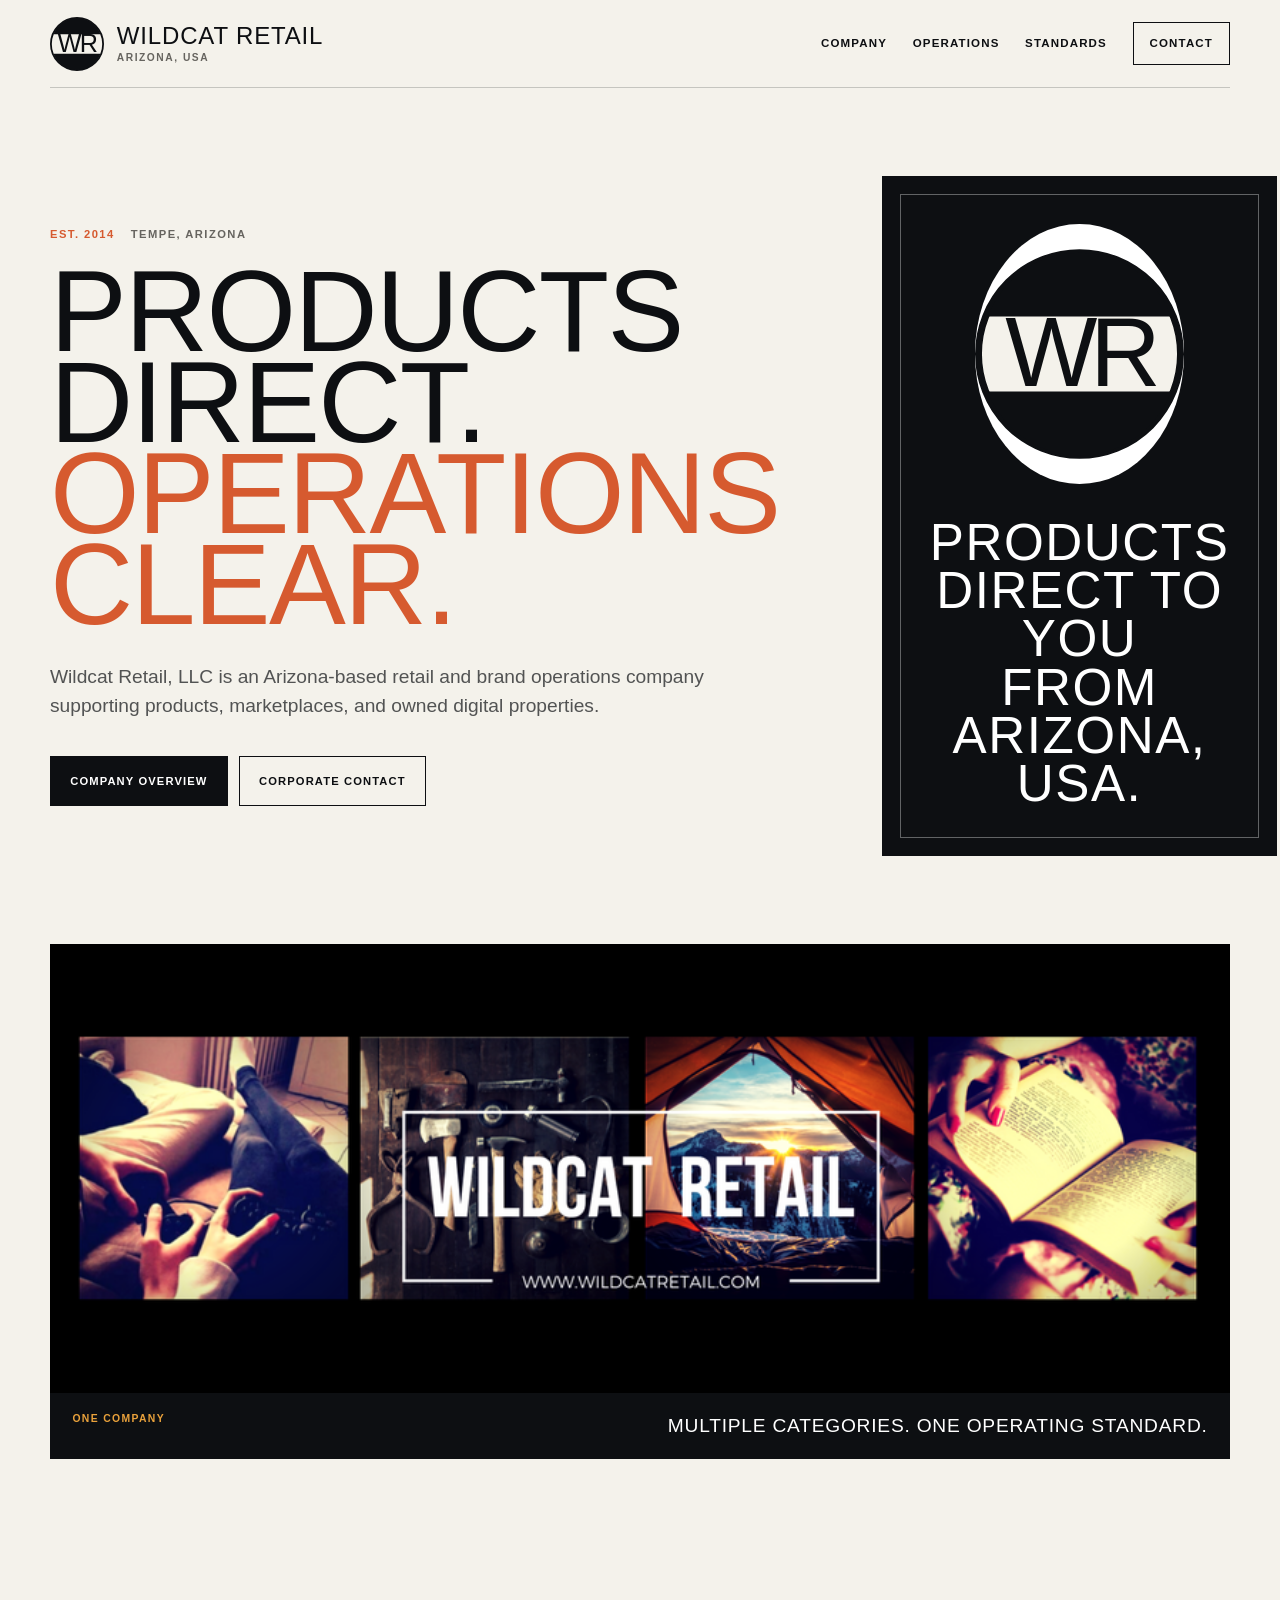
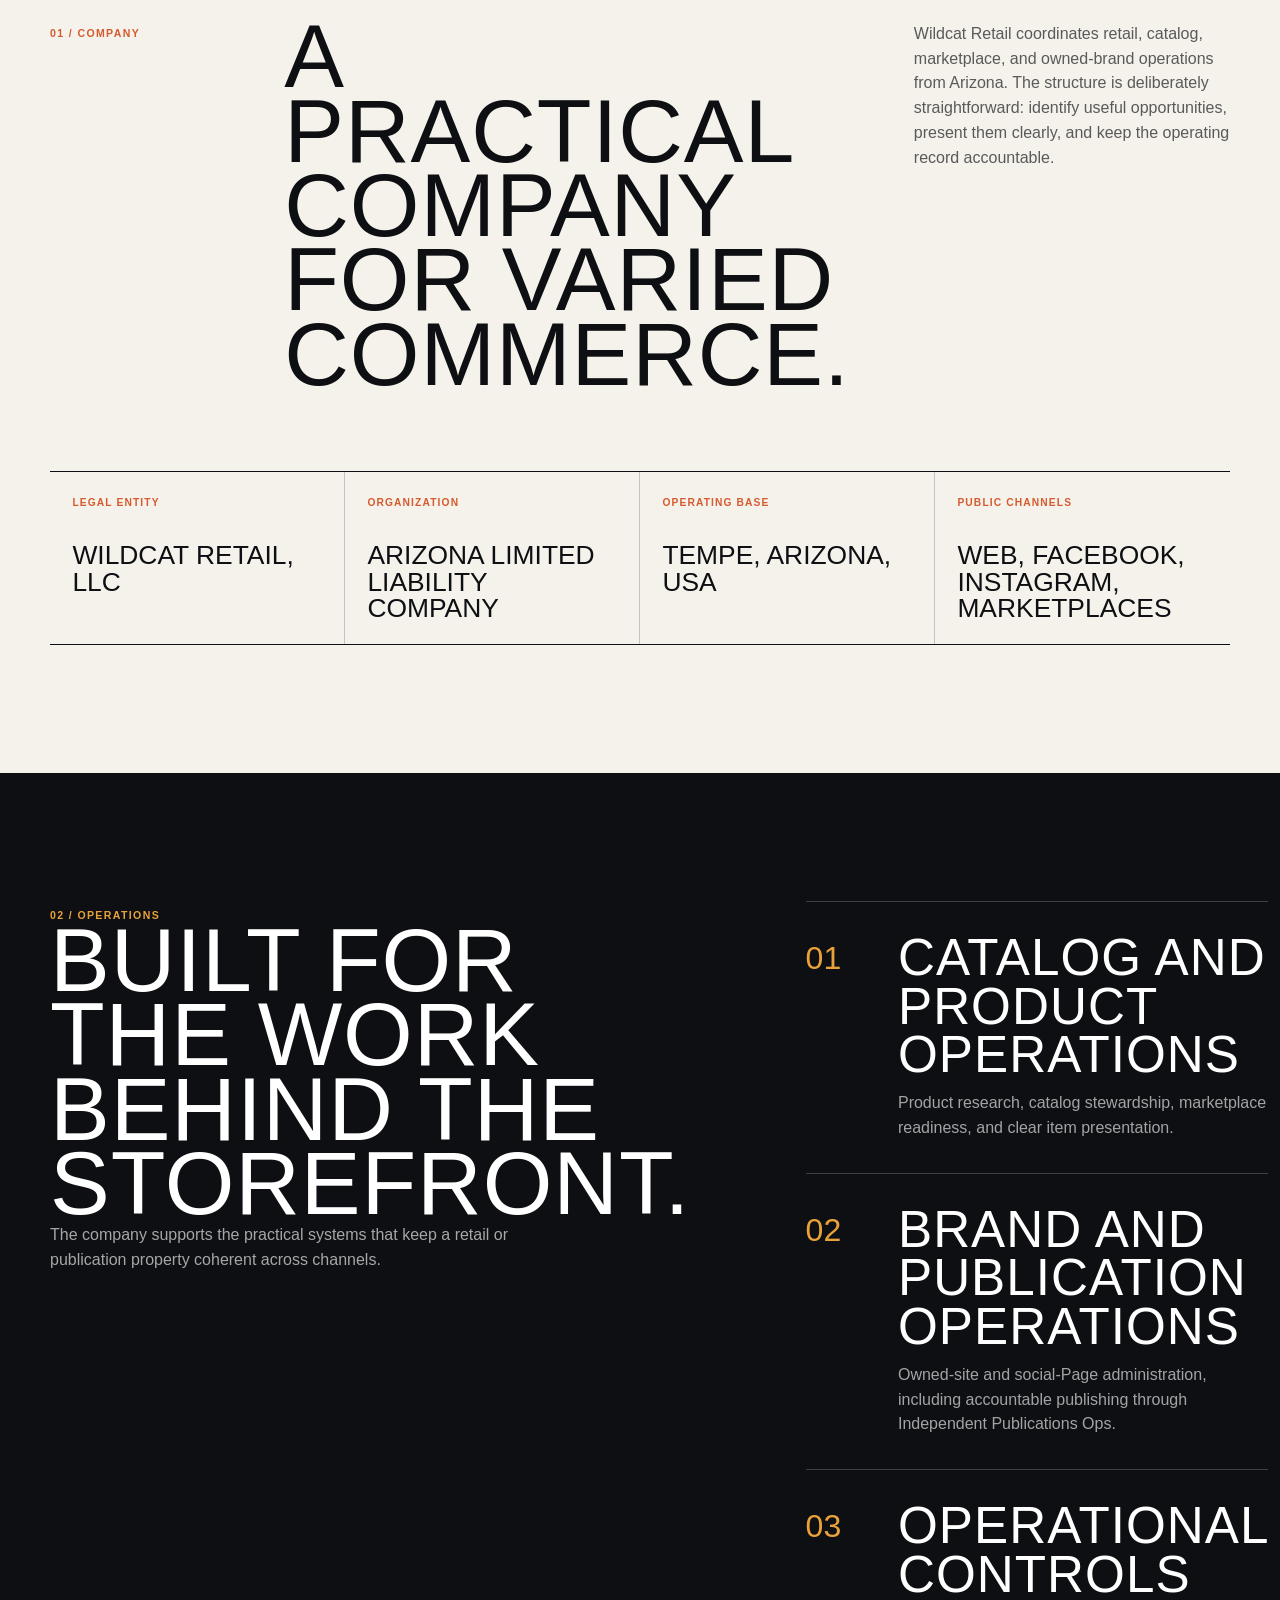
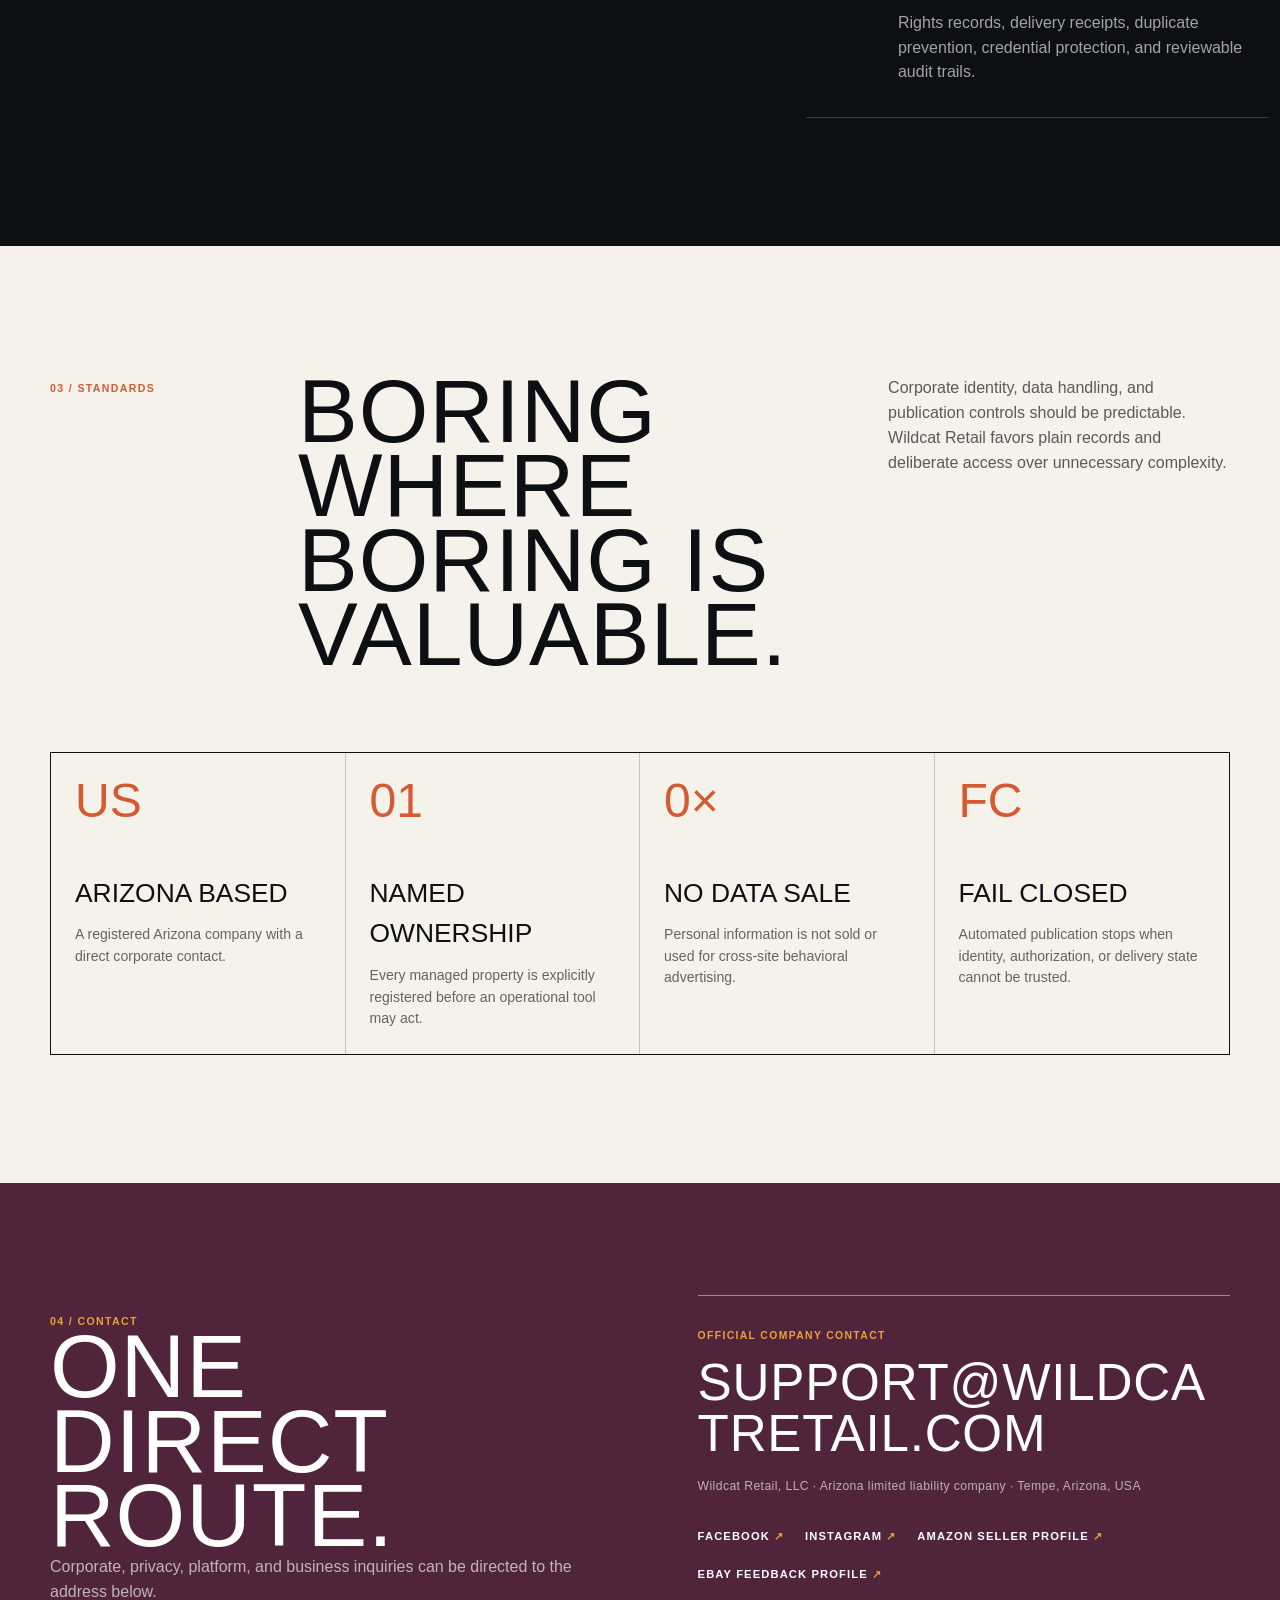
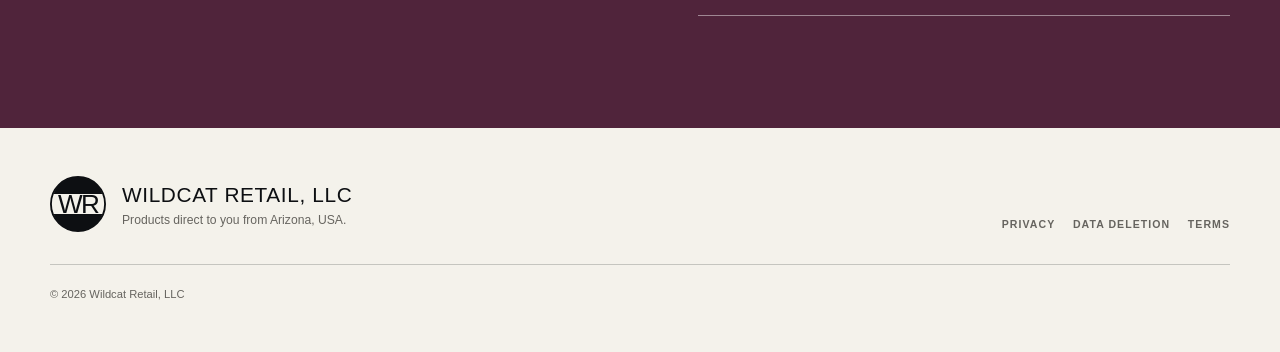
<file: index.html>
<!doctype html>
<html lang="en">
<head>
  <meta charset="utf-8">
  <meta name="viewport" content="width=device-width, initial-scale=1">
  <meta name="description" content="Wildcat Retail, LLC is an Arizona-based retail and brand operations company.">
  <meta name="theme-color" content="#0d0f12">
  <meta property="og:title" content="Wildcat Retail, LLC">
  <meta property="og:description" content="Products direct to you from Arizona, USA.">
  <meta property="og:type" content="website">
  <meta property="og:url" content="https://wildcatretail.com/">
  <meta property="og:image" content="https://wildcatretail.com/assets/facebook-cover.png">
  <title>Wildcat Retail, LLC | Arizona retail and brand operations</title>
  <link rel="canonical" href="https://wildcatretail.com/">
  <link rel="icon" href="assets/logo.svg" type="image/svg+xml">
  <link rel="stylesheet" href="styles.css">
  <script type="application/ld+json">
  {
    "@context": "https://schema.org",
    "@type": "Organization",
    "name": "Wildcat Retail, LLC",
    "url": "https://wildcatretail.com/",
    "logo": "https://wildcatretail.com/assets/logo.svg",
    "email": "support@wildcatretail.com",
    "foundingDate": "2014",
    "address": {
      "@type": "PostalAddress",
      "addressLocality": "Tempe",
      "addressRegion": "AZ",
      "addressCountry": "US"
    },
    "sameAs": [
      "https://www.facebook.com/WildcatRetail",
      "https://www.instagram.com/wildcatretail/",
      "https://www.amazon.com/sp?ie=UTF8&seller=A3U0TF61QXBXRN",
      "https://www.ebay.com/usr/wildcatretailcom"
    ]
  }
  </script>
  <script src="app.js" defer></script>
</head>
<body>
  <a class="skip-link" href="#main">Skip to content</a>

  <header class="site-header" id="top">
    <a class="brand" href="#top" aria-label="Wildcat Retail home">
      <img src="assets/logo.svg" alt="" width="54" height="54">
      <span><strong>Wildcat Retail</strong><small>Arizona, USA</small></span>
    </a>
    <button class="menu-toggle" type="button" aria-expanded="false" aria-controls="site-nav">
      <span></span><span></span><span></span><span class="sr-only">Open navigation</span>
    </button>
    <nav class="site-nav" id="site-nav" aria-label="Primary navigation">
      <a href="#company">Company</a>
      <a href="#operations">Operations</a>
      <a href="#standards">Standards</a>
      <a class="nav-contact" href="#contact">Contact</a>
    </nav>
  </header>

  <main id="main">
    <section class="hero" aria-labelledby="hero-title">
      <div class="hero-copy reveal">
        <p class="eyebrow"><span>Est. 2014</span> Tempe, Arizona</p>
        <h1 id="hero-title">Products direct.<br><em>Operations clear.</em></h1>
        <p class="hero-deck">Wildcat Retail, LLC is an Arizona-based retail and brand operations company supporting products, marketplaces, and owned digital properties.</p>
        <div class="hero-actions">
          <a class="button button-solid" href="#company">Company overview</a>
          <a class="button button-line" href="mailto:support@wildcatretail.com">Corporate contact</a>
        </div>
      </div>
      <div class="hero-identity reveal" aria-label="Wildcat Retail brand identity">
        <img class="hero-mark" src="assets/logo.svg" alt="Wildcat Retail WR mark" width="260" height="260">
        <p>Products direct to you<br>from Arizona, USA.</p>
      </div>
    </section>

    <figure class="brand-banner reveal">
      <img src="assets/facebook-cover.png" alt="Wildcat Retail brand banner featuring games, vintage equipment, travel, and books">
      <figcaption><span>One company</span><strong>Multiple categories. One operating standard.</strong></figcaption>
    </figure>

    <section class="company section" id="company">
      <header class="section-heading reveal">
        <p class="section-number">01 / Company</p>
        <h2>A practical company for varied commerce.</h2>
        <p>Wildcat Retail coordinates retail, catalog, marketplace, and owned-brand operations from Arizona. The structure is deliberately straightforward: identify useful opportunities, present them clearly, and keep the operating record accountable.</p>
      </header>
      <dl class="fact-grid reveal" aria-label="Company facts">
        <div><dt>Legal entity</dt><dd>Wildcat Retail, LLC</dd></div>
        <div><dt>Organization</dt><dd>Arizona limited liability company</dd></div>
        <div><dt>Operating base</dt><dd>Tempe, Arizona, USA</dd></div>
        <div><dt>Public channels</dt><dd>Web, Facebook, Instagram, marketplaces</dd></div>
      </dl>
    </section>

    <section class="operations section-dark" id="operations">
      <div class="operations-intro reveal">
        <p class="section-number light">02 / Operations</p>
        <h2>Built for the work behind the storefront.</h2>
        <p>The company supports the practical systems that keep a retail or publication property coherent across channels.</p>
      </div>
      <ol class="operation-list reveal">
        <li><span>01</span><div><h3>Catalog and product operations</h3><p>Product research, catalog stewardship, marketplace readiness, and clear item presentation.</p></div></li>
        <li><span>02</span><div><h3>Brand and publication operations</h3><p>Owned-site and social-Page administration, including accountable publishing through Independent Publications Ops.</p></div></li>
        <li><span>03</span><div><h3>Operational controls</h3><p>Rights records, delivery receipts, duplicate prevention, credential protection, and reviewable audit trails.</p></div></li>
      </ol>
    </section>

    <section class="standards section" id="standards">
      <header class="section-heading reveal">
        <p class="section-number">03 / Standards</p>
        <h2>Boring where boring is valuable.</h2>
        <p>Corporate identity, data handling, and publication controls should be predictable. Wildcat Retail favors plain records and deliberate access over unnecessary complexity.</p>
      </header>
      <div class="standard-grid reveal">
        <article><span>US</span><h3>Arizona based</h3><p>A registered Arizona company with a direct corporate contact.</p></article>
        <article><span>01</span><h3>Named ownership</h3><p>Every managed property is explicitly registered before an operational tool may act.</p></article>
        <article><span>0×</span><h3>No data sale</h3><p>Personal information is not sold or used for cross-site behavioral advertising.</p></article>
        <article><span>FC</span><h3>Fail closed</h3><p>Automated publication stops when identity, authorization, or delivery state cannot be trusted.</p></article>
      </div>
    </section>

    <section class="contact" id="contact">
      <div class="contact-copy reveal">
        <p class="section-number light">04 / Contact</p>
        <h2>One direct route.</h2>
        <p>Corporate, privacy, platform, and business inquiries can be directed to the address below.</p>
      </div>
      <div class="contact-card reveal">
        <p class="contact-label">Official company contact</p>
        <a href="mailto:support@wildcatretail.com">support@wildcatretail.com</a>
        <p class="contact-meta">Wildcat Retail, LLC · Arizona limited liability company · Tempe, Arizona, USA</p>
        <div class="social-links" aria-label="Official public profiles">
          <a href="https://www.facebook.com/WildcatRetail" target="_blank" rel="noopener noreferrer">Facebook <span>↗</span></a>
          <a href="https://www.instagram.com/wildcatretail/" target="_blank" rel="noopener noreferrer">Instagram <span>↗</span></a>
          <a href="https://www.amazon.com/sp?ie=UTF8&amp;seller=A3U0TF61QXBXRN" target="_blank" rel="noopener noreferrer">Amazon seller profile <span>↗</span></a>
          <a href="https://feedback.ebay.com/fdbk/feedback_profile/wildcatretailcom" target="_blank" rel="noopener noreferrer">eBay feedback profile <span>↗</span></a>
        </div>
      </div>
    </section>
  </main>

  <footer class="site-footer">
    <div class="footer-brand">
      <img src="assets/logo.svg" alt="" width="56" height="56">
      <p><strong>Wildcat Retail, LLC</strong><br>Products direct to you from Arizona, USA.</p>
    </div>
    <nav class="footer-legal" aria-label="Legal and data controls">
      <a href="privacy.html">Privacy</a>
      <a href="data-deletion.html">Data deletion</a>
      <a href="terms.html">Terms</a>
    </nav>
    <p class="copyright">© <span id="current-year">2026</span> Wildcat Retail, LLC</p>
  </footer>
</body>
</html>
</file>
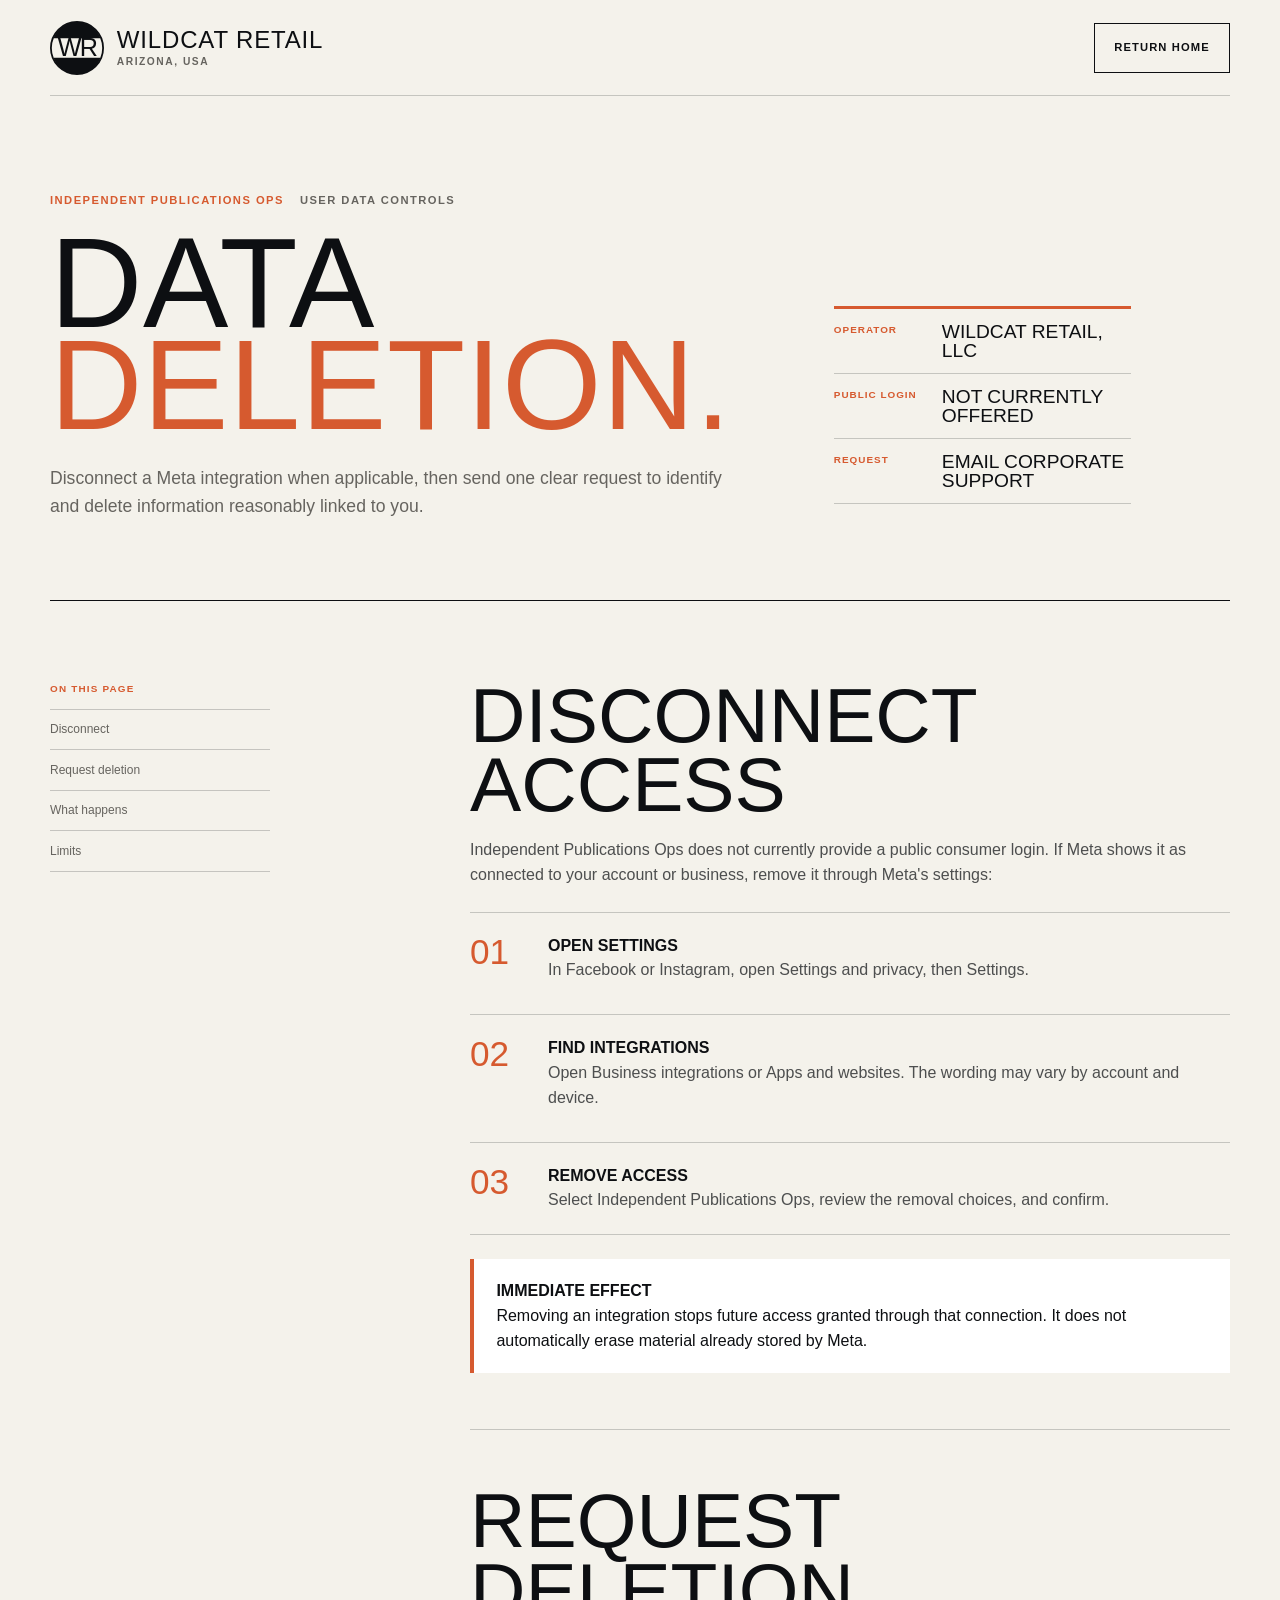
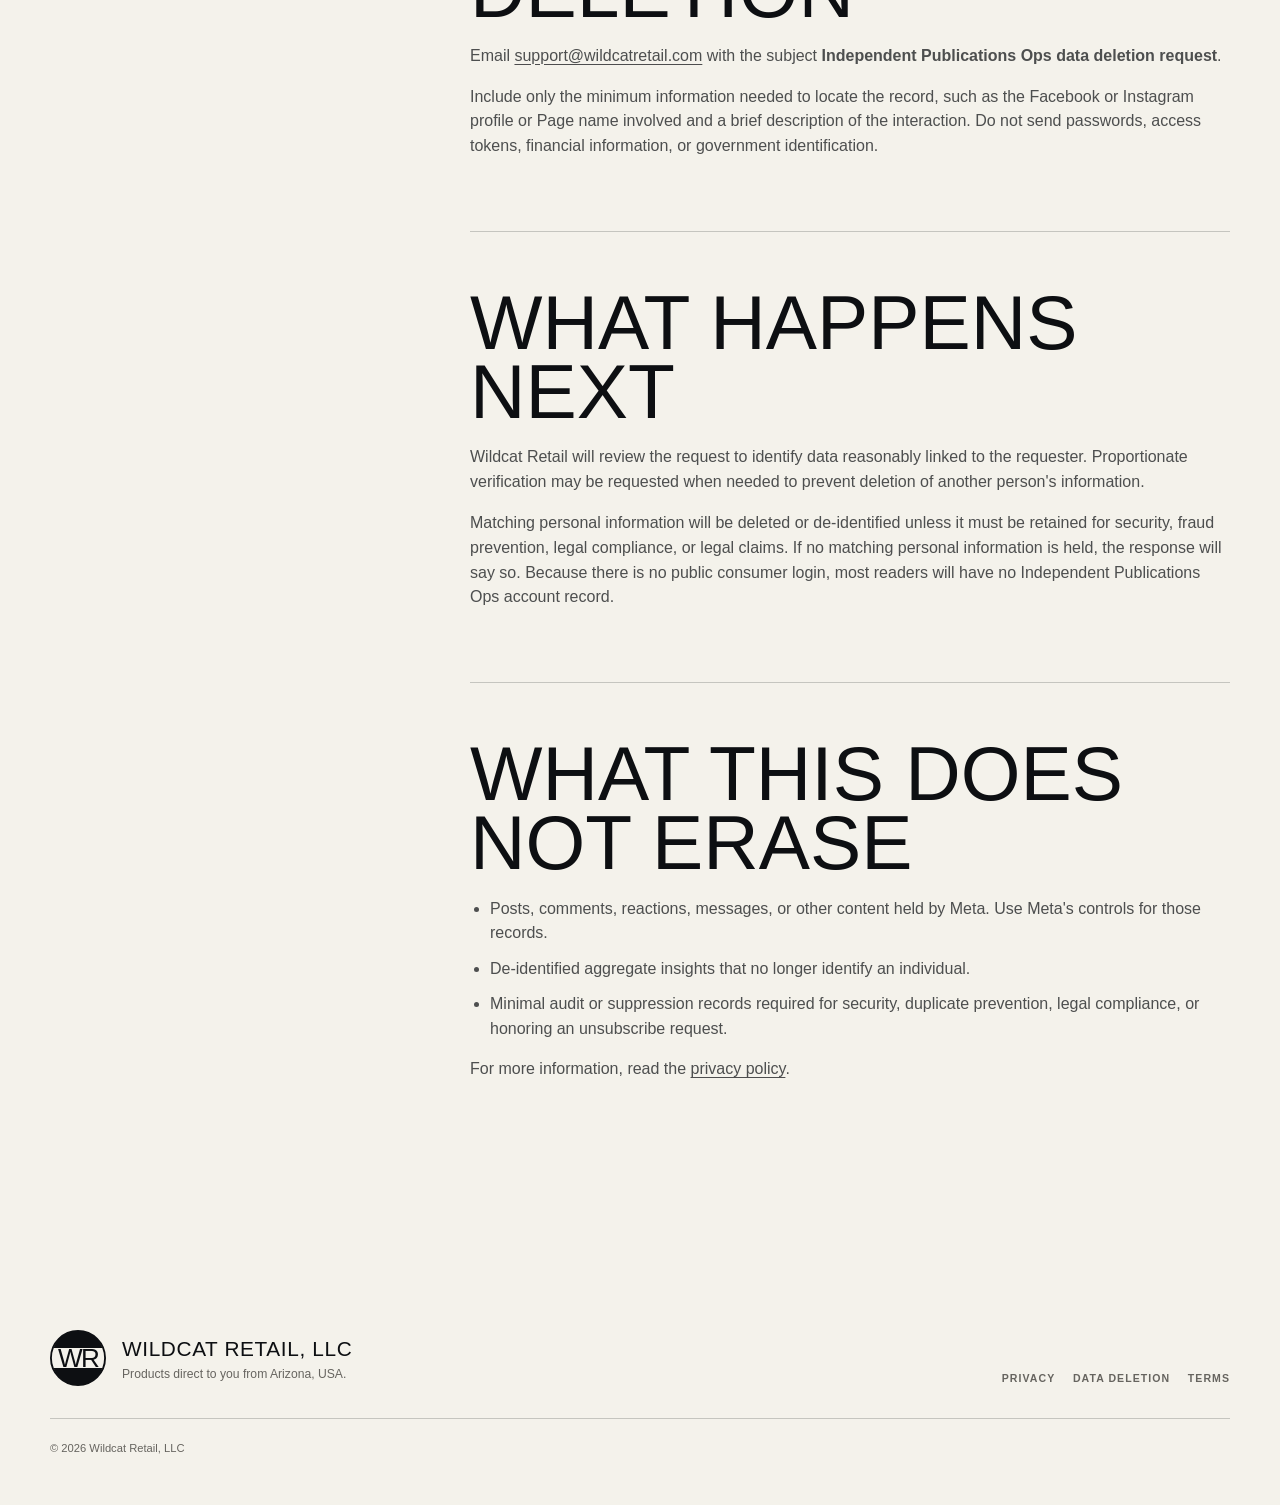
<file: data-deletion.html>
<!doctype html>
<html lang="en">
<head>
  <meta charset="utf-8">
  <meta name="viewport" content="width=device-width, initial-scale=1">
  <meta name="description" content="Instructions for disconnecting Independent Publications Ops and requesting data deletion from Wildcat Retail, LLC.">
  <meta name="theme-color" content="#0d0f12">
  <title>Data Deletion | Wildcat Retail, LLC</title>
  <link rel="icon" href="assets/logo.svg" type="image/svg+xml">
  <link rel="stylesheet" href="styles.css">
</head>
<body>
  <a class="skip-link" href="#main">Skip to content</a>
  <header class="site-header legal-header"><a class="brand" href="index.html" aria-label="Wildcat Retail home"><img src="assets/logo.svg" alt="" width="54" height="54"><span><strong>Wildcat Retail</strong><small>Arizona, USA</small></span></a><a class="button button-line" href="index.html">Return home</a></header>
  <main class="legal-main" id="main">
    <section class="legal-hero"><div><p class="eyebrow"><span>Independent Publications Ops</span> User data controls</p><h1>Data<br><em>deletion.</em></h1><p class="legal-deck">Disconnect a Meta integration when applicable, then send one clear request to identify and delete information reasonably linked to you.</p></div><dl class="legal-meta"><div><dt>Operator</dt><dd>Wildcat Retail, LLC</dd></div><div><dt>Public login</dt><dd>Not currently offered</dd></div><div><dt>Request</dt><dd>Email corporate support</dd></div></dl></section>
    <div class="legal-layout">
      <nav class="legal-index" aria-label="Deletion sections"><p>On this page</p><a href="#disconnect">Disconnect</a><a href="#request">Request deletion</a><a href="#process">What happens</a><a href="#limits">Limits</a></nav>
      <article class="legal-copy">
        <section id="disconnect"><h2>Disconnect access</h2><p>Independent Publications Ops does not currently provide a public consumer login. If Meta shows it as connected to your account or business, remove it through Meta's settings:</p><ol class="steps"><li><div><strong>Open settings</strong>In Facebook or Instagram, open Settings and privacy, then Settings.</div></li><li><div><strong>Find integrations</strong>Open Business integrations or Apps and websites. The wording may vary by account and device.</div></li><li><div><strong>Remove access</strong>Select Independent Publications Ops, review the removal choices, and confirm.</div></li></ol><div class="legal-callout"><strong>Immediate effect</strong>Removing an integration stops future access granted through that connection. It does not automatically erase material already stored by Meta.</div></section>
        <section id="request"><h2>Request deletion</h2><p>Email <a href="mailto:support@wildcatretail.com?subject=Independent%20Publications%20Ops%20data%20deletion%20request">support@wildcatretail.com</a> with the subject <strong>Independent Publications Ops data deletion request</strong>.</p><p>Include only the minimum information needed to locate the record, such as the Facebook or Instagram profile or Page name involved and a brief description of the interaction. Do not send passwords, access tokens, financial information, or government identification.</p></section>
        <section id="process"><h2>What happens next</h2><p>Wildcat Retail will review the request to identify data reasonably linked to the requester. Proportionate verification may be requested when needed to prevent deletion of another person's information.</p><p>Matching personal information will be deleted or de-identified unless it must be retained for security, fraud prevention, legal compliance, or legal claims. If no matching personal information is held, the response will say so. Because there is no public consumer login, most readers will have no Independent Publications Ops account record.</p></section>
        <section id="limits"><h2>What this does not erase</h2><ul><li>Posts, comments, reactions, messages, or other content held by Meta. Use Meta's controls for those records.</li><li>De-identified aggregate insights that no longer identify an individual.</li><li>Minimal audit or suppression records required for security, duplicate prevention, legal compliance, or honoring an unsubscribe request.</li></ul><p>For more information, read the <a href="privacy.html">privacy policy</a>.</p></section>
      </article>
    </div>
  </main>
  <footer class="site-footer"><div class="footer-brand"><img src="assets/logo.svg" alt="" width="56" height="56"><p><strong>Wildcat Retail, LLC</strong><br>Products direct to you from Arizona, USA.</p></div><nav class="footer-legal" aria-label="Legal"><a href="privacy.html">Privacy</a><a aria-current="page" href="data-deletion.html">Data deletion</a><a href="terms.html">Terms</a></nav><p class="copyright">© 2026 Wildcat Retail, LLC</p></footer>
</body>
</html>
</file>
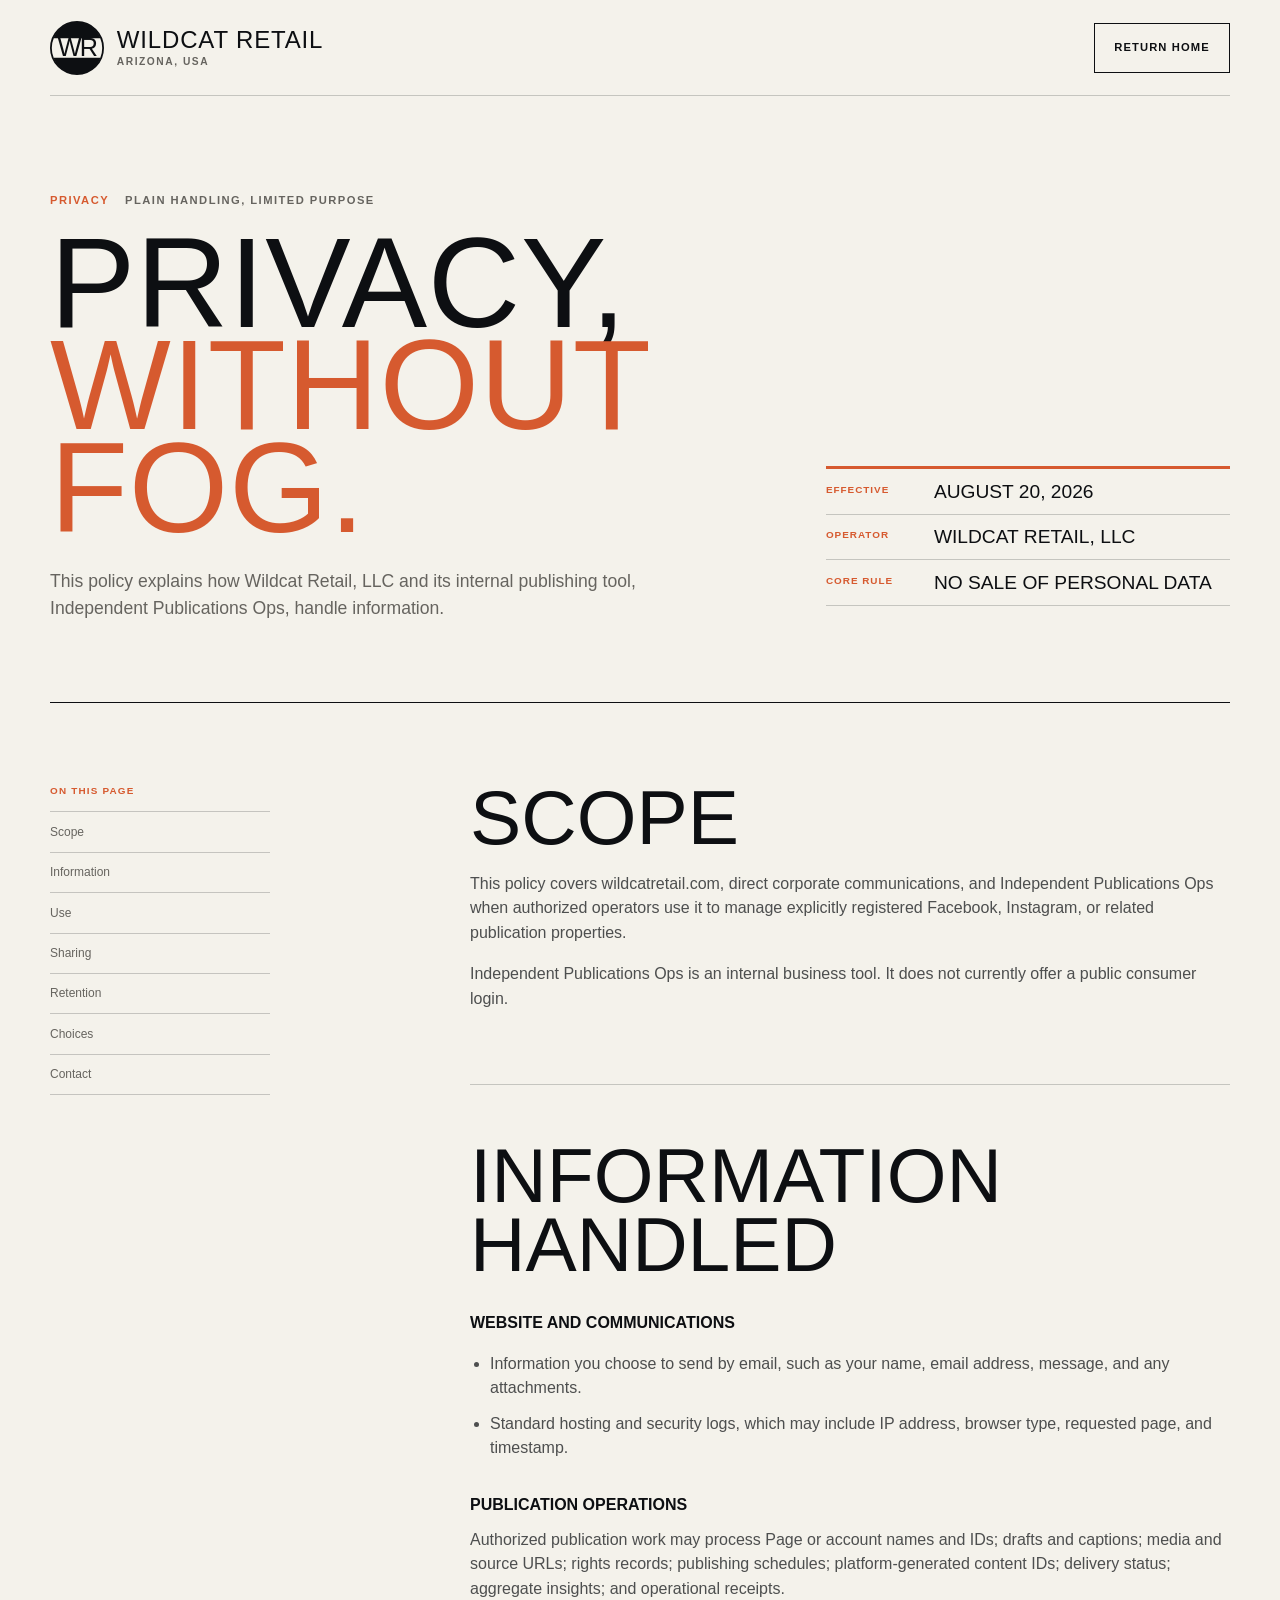
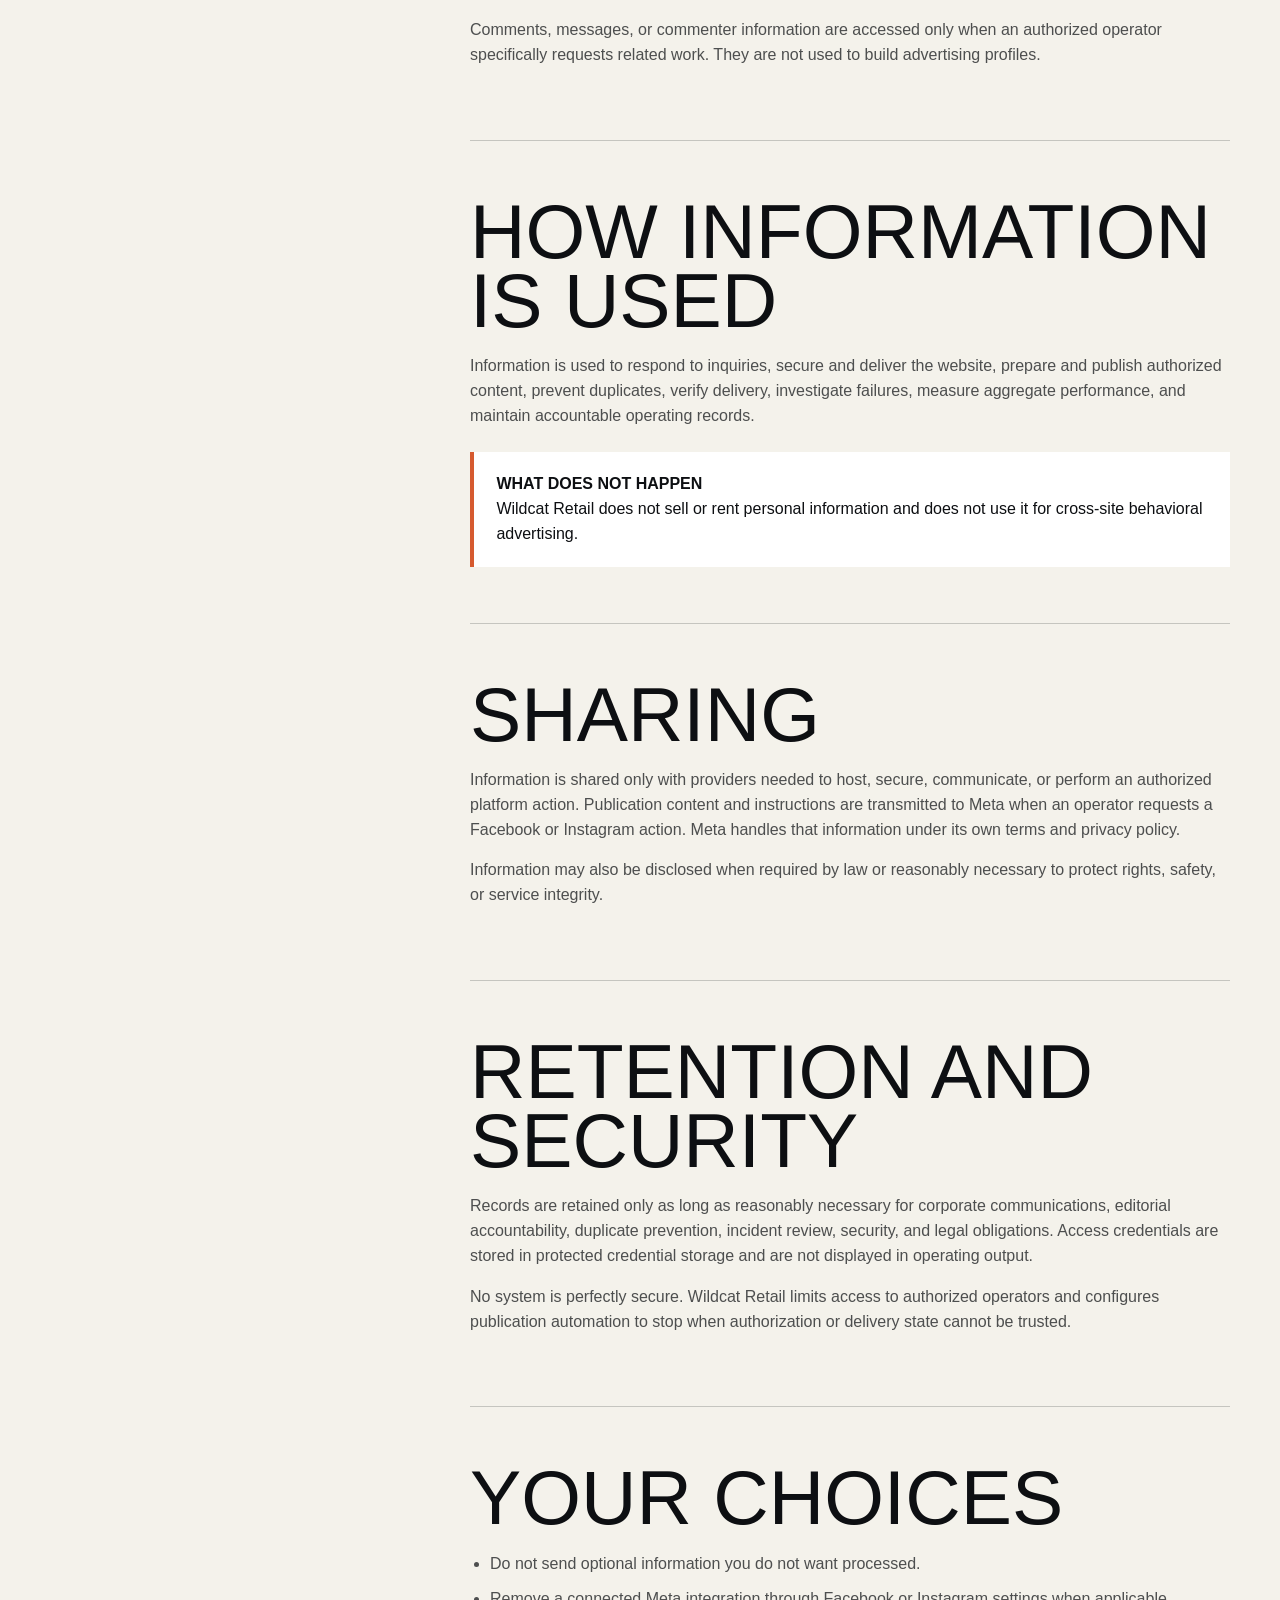
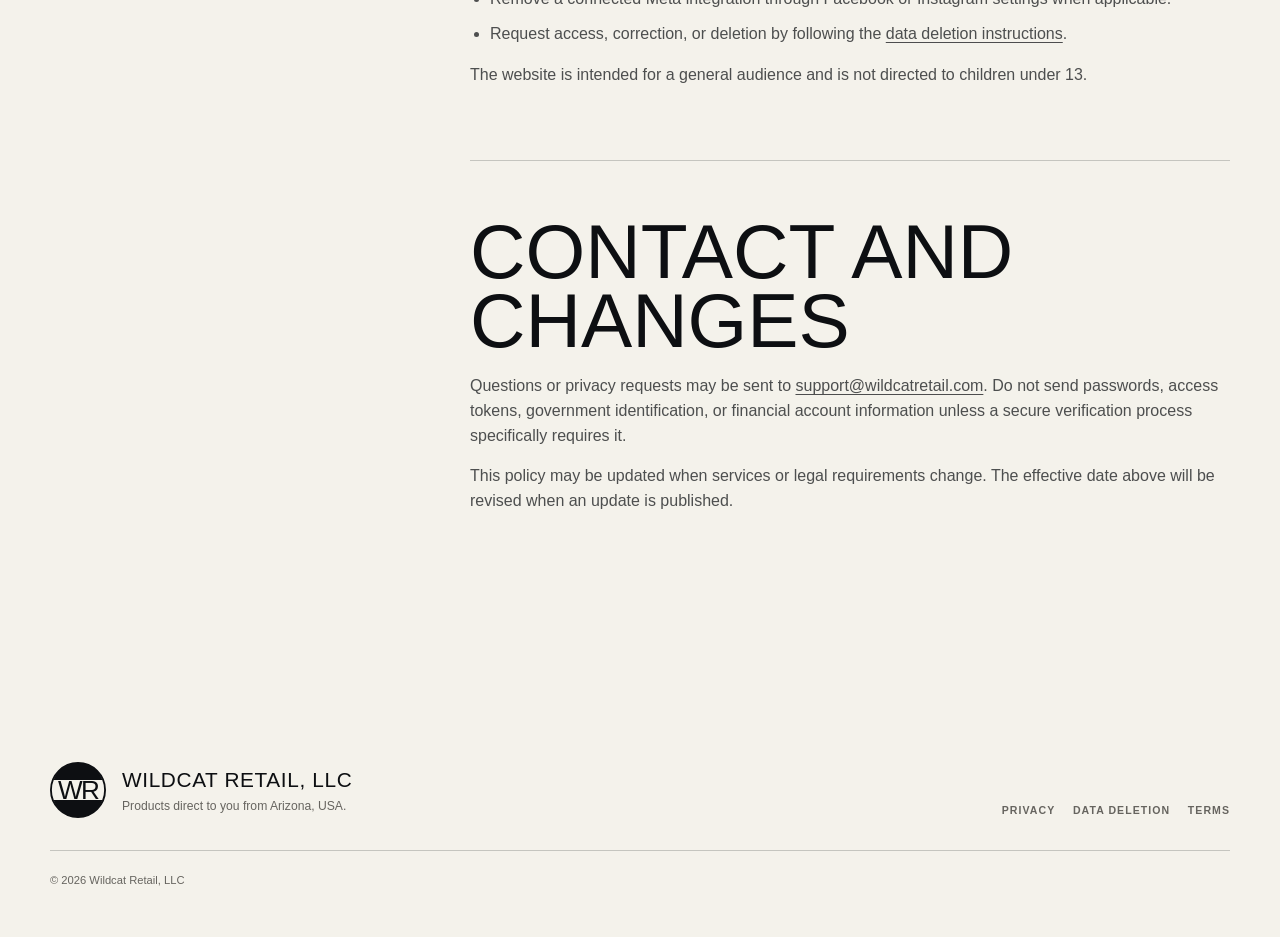
<file: privacy.html>
<!doctype html>
<html lang="en">
<head>
  <meta charset="utf-8">
  <meta name="viewport" content="width=device-width, initial-scale=1">
  <meta name="description" content="Wildcat Retail, LLC privacy policy for its website and Independent Publications Ops.">
  <meta name="theme-color" content="#0d0f12">
  <title>Privacy Policy | Wildcat Retail, LLC</title>
  <link rel="icon" href="assets/logo.svg" type="image/svg+xml">
  <link rel="stylesheet" href="styles.css">
</head>
<body>
  <a class="skip-link" href="#main">Skip to content</a>
  <header class="site-header legal-header">
    <a class="brand" href="index.html" aria-label="Wildcat Retail home"><img src="assets/logo.svg" alt="" width="54" height="54"><span><strong>Wildcat Retail</strong><small>Arizona, USA</small></span></a>
    <a class="button button-line" href="index.html">Return home</a>
  </header>
  <main class="legal-main" id="main">
    <section class="legal-hero">
      <div><p class="eyebrow"><span>Privacy</span> Plain handling, limited purpose</p><h1>Privacy,<br><em>without fog.</em></h1><p class="legal-deck">This policy explains how Wildcat Retail, LLC and its internal publishing tool, Independent Publications Ops, handle information.</p></div>
      <dl class="legal-meta"><div><dt>Effective</dt><dd>August 20, 2026</dd></div><div><dt>Operator</dt><dd>Wildcat Retail, LLC</dd></div><div><dt>Core rule</dt><dd>No sale of personal data</dd></div></dl>
    </section>
    <div class="legal-layout">
      <nav class="legal-index" aria-label="Policy sections"><p>On this page</p><a href="#scope">Scope</a><a href="#information">Information</a><a href="#use">Use</a><a href="#sharing">Sharing</a><a href="#retention">Retention</a><a href="#choices">Choices</a><a href="#contact">Contact</a></nav>
      <article class="legal-copy">
        <section id="scope"><h2>Scope</h2><p>This policy covers wildcatretail.com, direct corporate communications, and Independent Publications Ops when authorized operators use it to manage explicitly registered Facebook, Instagram, or related publication properties.</p><p>Independent Publications Ops is an internal business tool. It does not currently offer a public consumer login.</p></section>
        <section id="information"><h2>Information handled</h2><h3>Website and communications</h3><ul><li>Information you choose to send by email, such as your name, email address, message, and any attachments.</li><li>Standard hosting and security logs, which may include IP address, browser type, requested page, and timestamp.</li></ul><h3>Publication operations</h3><p>Authorized publication work may process Page or account names and IDs; drafts and captions; media and source URLs; rights records; publishing schedules; platform-generated content IDs; delivery status; aggregate insights; and operational receipts.</p><p>Comments, messages, or commenter information are accessed only when an authorized operator specifically requests related work. They are not used to build advertising profiles.</p></section>
        <section id="use"><h2>How information is used</h2><p>Information is used to respond to inquiries, secure and deliver the website, prepare and publish authorized content, prevent duplicates, verify delivery, investigate failures, measure aggregate performance, and maintain accountable operating records.</p><div class="legal-callout"><strong>What does not happen</strong>Wildcat Retail does not sell or rent personal information and does not use it for cross-site behavioral advertising.</div></section>
        <section id="sharing"><h2>Sharing</h2><p>Information is shared only with providers needed to host, secure, communicate, or perform an authorized platform action. Publication content and instructions are transmitted to Meta when an operator requests a Facebook or Instagram action. Meta handles that information under its own terms and privacy policy.</p><p>Information may also be disclosed when required by law or reasonably necessary to protect rights, safety, or service integrity.</p></section>
        <section id="retention"><h2>Retention and security</h2><p>Records are retained only as long as reasonably necessary for corporate communications, editorial accountability, duplicate prevention, incident review, security, and legal obligations. Access credentials are stored in protected credential storage and are not displayed in operating output.</p><p>No system is perfectly secure. Wildcat Retail limits access to authorized operators and configures publication automation to stop when authorization or delivery state cannot be trusted.</p></section>
        <section id="choices"><h2>Your choices</h2><ul><li>Do not send optional information you do not want processed.</li><li>Remove a connected Meta integration through Facebook or Instagram settings when applicable.</li><li>Request access, correction, or deletion by following the <a href="data-deletion.html">data deletion instructions</a>.</li></ul><p>The website is intended for a general audience and is not directed to children under 13.</p></section>
        <section id="contact"><h2>Contact and changes</h2><p>Questions or privacy requests may be sent to <a href="mailto:support@wildcatretail.com">support@wildcatretail.com</a>. Do not send passwords, access tokens, government identification, or financial account information unless a secure verification process specifically requires it.</p><p>This policy may be updated when services or legal requirements change. The effective date above will be revised when an update is published.</p></section>
      </article>
    </div>
  </main>
  <footer class="site-footer"><div class="footer-brand"><img src="assets/logo.svg" alt="" width="56" height="56"><p><strong>Wildcat Retail, LLC</strong><br>Products direct to you from Arizona, USA.</p></div><nav class="footer-legal" aria-label="Legal"><a aria-current="page" href="privacy.html">Privacy</a><a href="data-deletion.html">Data deletion</a><a href="terms.html">Terms</a></nav><p class="copyright">© 2026 Wildcat Retail, LLC</p></footer>
</body>
</html>
</file>
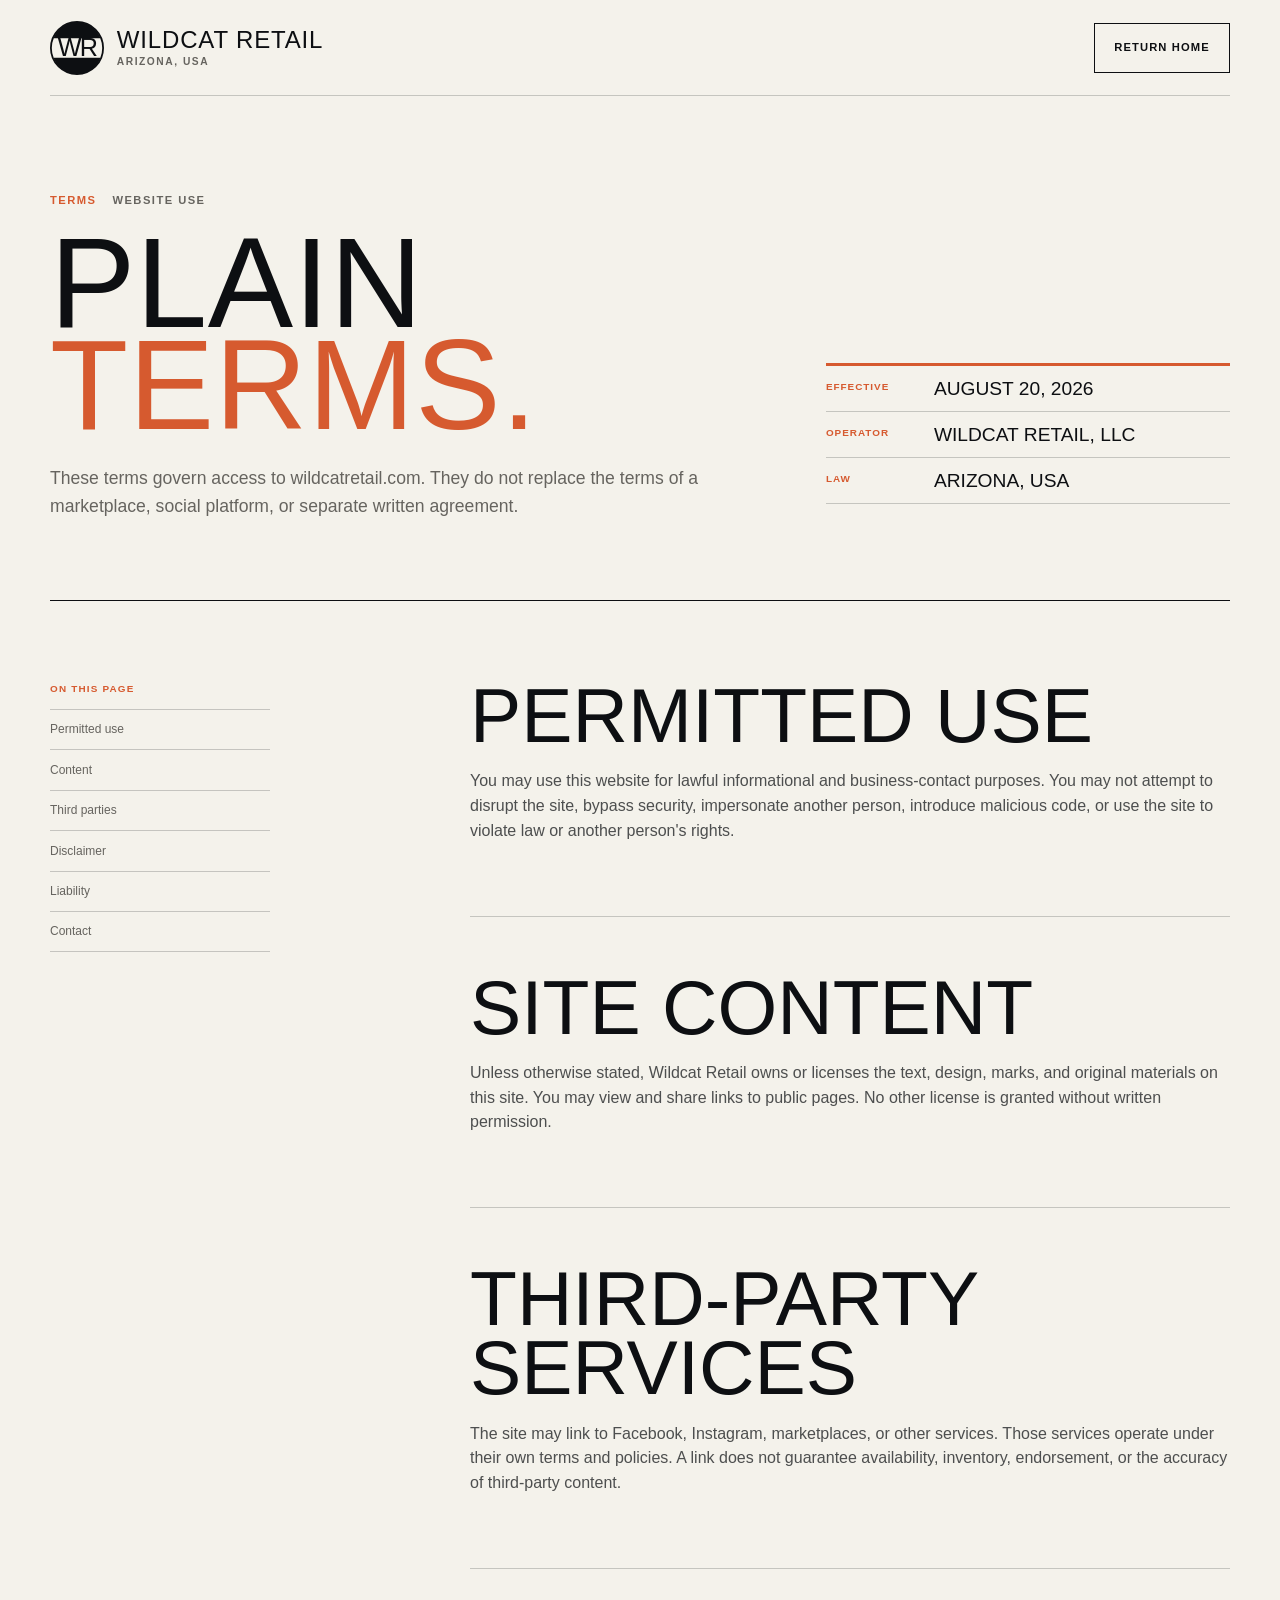
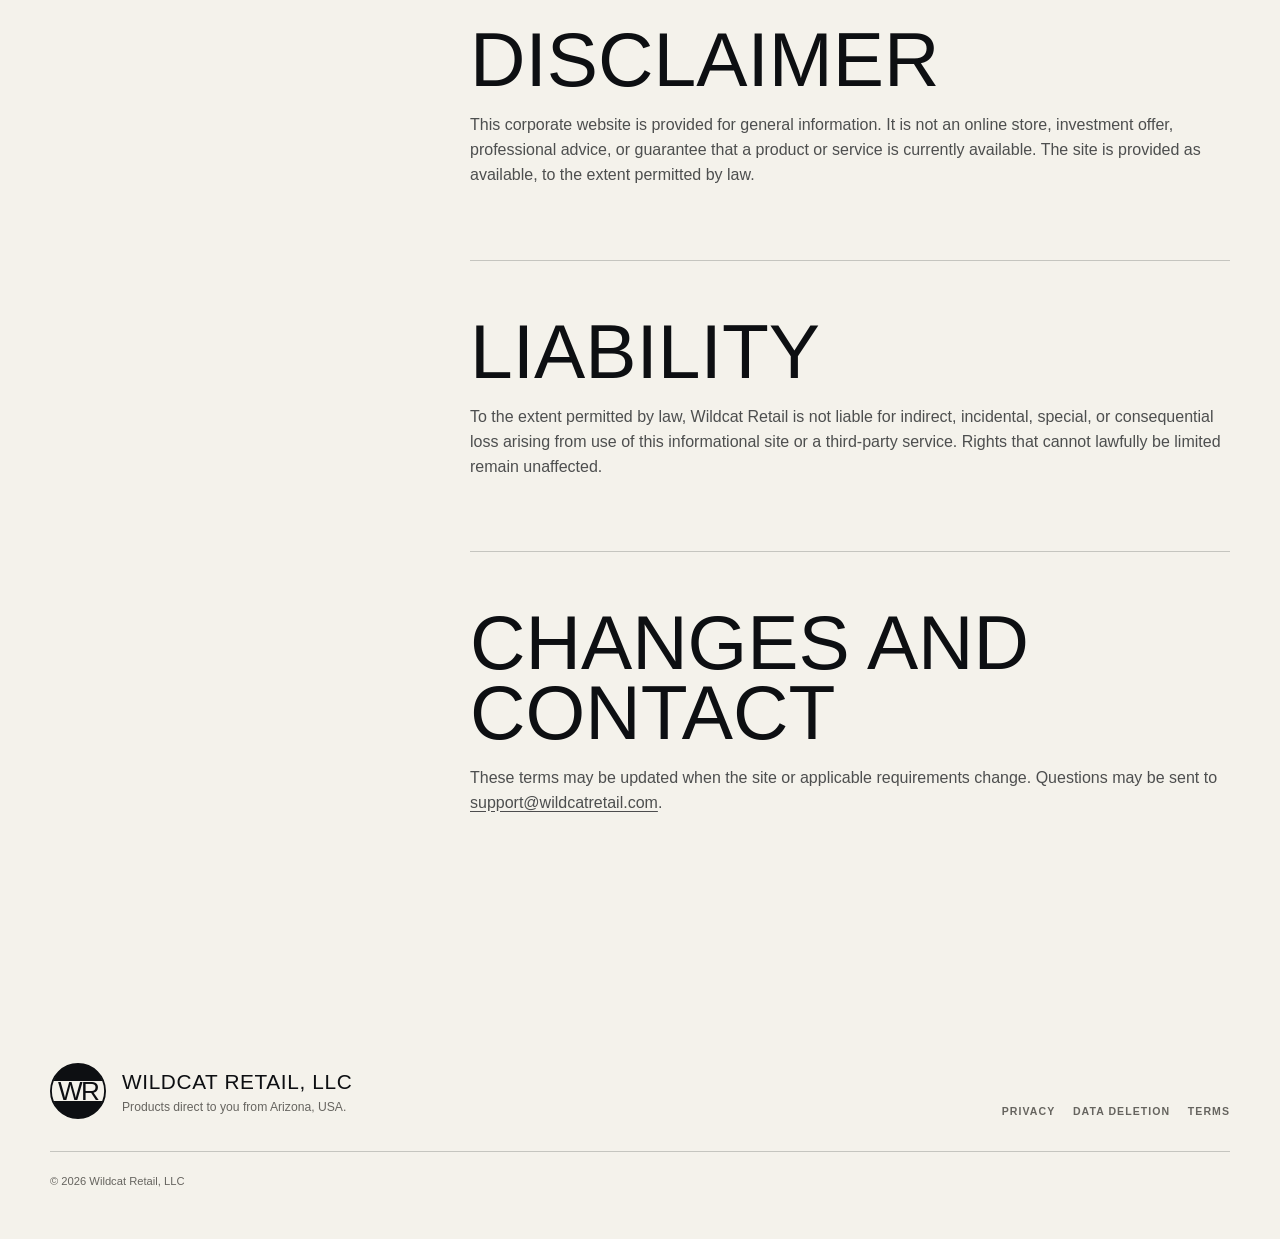
<file: terms.html>
<!doctype html>
<html lang="en">
<head>
  <meta charset="utf-8">
  <meta name="viewport" content="width=device-width, initial-scale=1">
  <meta name="description" content="Terms for use of the Wildcat Retail, LLC website.">
  <meta name="theme-color" content="#0d0f12">
  <title>Website Terms | Wildcat Retail, LLC</title>
  <link rel="icon" href="assets/logo.svg" type="image/svg+xml">
  <link rel="stylesheet" href="styles.css">
</head>
<body>
  <a class="skip-link" href="#main">Skip to content</a>
  <header class="site-header legal-header"><a class="brand" href="index.html" aria-label="Wildcat Retail home"><img src="assets/logo.svg" alt="" width="54" height="54"><span><strong>Wildcat Retail</strong><small>Arizona, USA</small></span></a><a class="button button-line" href="index.html">Return home</a></header>
  <main class="legal-main" id="main">
    <section class="legal-hero"><div><p class="eyebrow"><span>Terms</span> Website use</p><h1>Plain<br><em>terms.</em></h1><p class="legal-deck">These terms govern access to wildcatretail.com. They do not replace the terms of a marketplace, social platform, or separate written agreement.</p></div><dl class="legal-meta"><div><dt>Effective</dt><dd>August 20, 2026</dd></div><div><dt>Operator</dt><dd>Wildcat Retail, LLC</dd></div><div><dt>Law</dt><dd>Arizona, USA</dd></div></dl></section>
    <div class="legal-layout">
      <nav class="legal-index" aria-label="Terms sections"><p>On this page</p><a href="#use">Permitted use</a><a href="#content">Content</a><a href="#links">Third parties</a><a href="#disclaimer">Disclaimer</a><a href="#liability">Liability</a><a href="#contact">Contact</a></nav>
      <article class="legal-copy">
        <section id="use"><h2>Permitted use</h2><p>You may use this website for lawful informational and business-contact purposes. You may not attempt to disrupt the site, bypass security, impersonate another person, introduce malicious code, or use the site to violate law or another person's rights.</p></section>
        <section id="content"><h2>Site content</h2><p>Unless otherwise stated, Wildcat Retail owns or licenses the text, design, marks, and original materials on this site. You may view and share links to public pages. No other license is granted without written permission.</p></section>
        <section id="links"><h2>Third-party services</h2><p>The site may link to Facebook, Instagram, marketplaces, or other services. Those services operate under their own terms and policies. A link does not guarantee availability, inventory, endorsement, or the accuracy of third-party content.</p></section>
        <section id="disclaimer"><h2>Disclaimer</h2><p>This corporate website is provided for general information. It is not an online store, investment offer, professional advice, or guarantee that a product or service is currently available. The site is provided as available, to the extent permitted by law.</p></section>
        <section id="liability"><h2>Liability</h2><p>To the extent permitted by law, Wildcat Retail is not liable for indirect, incidental, special, or consequential loss arising from use of this informational site or a third-party service. Rights that cannot lawfully be limited remain unaffected.</p></section>
        <section id="contact"><h2>Changes and contact</h2><p>These terms may be updated when the site or applicable requirements change. Questions may be sent to <a href="mailto:support@wildcatretail.com">support@wildcatretail.com</a>.</p></section>
      </article>
    </div>
  </main>
  <footer class="site-footer"><div class="footer-brand"><img src="assets/logo.svg" alt="" width="56" height="56"><p><strong>Wildcat Retail, LLC</strong><br>Products direct to you from Arizona, USA.</p></div><nav class="footer-legal" aria-label="Legal"><a href="privacy.html">Privacy</a><a href="data-deletion.html">Data deletion</a><a aria-current="page" href="terms.html">Terms</a></nav><p class="copyright">© 2026 Wildcat Retail, LLC</p></footer>
</body>
</html>
</file>
<file: styles.css>
:root {
  --ink: #0d0f12;
  --paper: #f4f2eb;
  --white: #ffffff;
  --orange: #d65a2f;
  --amber: #e9a13b;
  --plum: #50243b;
  --muted: #66645f;
  --line: rgba(13, 15, 18, .2);
  --content: min(1180px, calc(100vw - 40px));
  --display: Impact, Haettenschweiler, "Arial Narrow Bold", "Arial Narrow", sans-serif;
  --body: Inter, "Helvetica Neue", Arial, sans-serif;
}

* { box-sizing: border-box; }
html { scroll-behavior: smooth; }
body { margin: 0; background: var(--paper); color: var(--ink); font-family: var(--body); line-height: 1.55; }
img { display: block; max-width: 100%; }
a { color: inherit; }
button { color: inherit; font: inherit; }
.skip-link { position: fixed; top: -6rem; left: 1rem; z-index: 100; background: var(--ink); color: white; padding: .75rem 1rem; }
.skip-link:focus { top: 1rem; }
.sr-only { position: absolute; width: 1px; height: 1px; overflow: hidden; clip: rect(0, 0, 0, 0); }

.site-header { width: var(--content); min-height: 88px; margin: 0 auto; display: flex; align-items: center; justify-content: space-between; gap: 2rem; border-bottom: 1px solid var(--line); }
.brand { display: inline-flex; align-items: center; gap: .8rem; text-decoration: none; }
.brand img { width: 54px; height: 54px; }
.brand > span { display: grid; line-height: 1.05; }
.brand strong { font-family: var(--display); font-size: 1.5rem; font-weight: 400; letter-spacing: .035em; text-transform: uppercase; }
.brand small { margin-top: .3rem; color: var(--muted); font-size: .64rem; font-weight: 700; letter-spacing: .15em; text-transform: uppercase; }
.site-nav { display: flex; align-items: center; gap: 1.6rem; font-size: .72rem; font-weight: 800; letter-spacing: .1em; text-transform: uppercase; }
.site-nav a { padding: .7rem 0; text-decoration: none; }
.site-nav a:hover, .site-nav a:focus-visible { color: var(--orange); }
.site-nav .nav-contact { border: 1px solid var(--ink); padding: .72rem 1rem; }
.site-nav .nav-contact:hover { background: var(--ink); color: white; }
.menu-toggle { display: none; border: 0; background: transparent; padding: .5rem; }
.menu-toggle span:not(.sr-only) { display: block; width: 25px; height: 2px; margin: 5px; background: var(--ink); }

.hero { width: var(--content); min-height: 670px; margin: 0 auto; display: grid; grid-template-columns: 1.25fr .75fr; gap: clamp(3rem, 8vw, 8rem); align-items: center; padding: 5.5rem 0; }
.eyebrow { display: flex; align-items: center; gap: 1rem; margin: 0 0 1.4rem; color: var(--muted); font-size: .7rem; font-weight: 800; letter-spacing: .13em; text-transform: uppercase; }
.eyebrow span { color: var(--orange); }
.hero h1 { margin: 0; font-family: var(--display); font-size: clamp(4.7rem, 9vw, 9rem); font-weight: 400; letter-spacing: -.015em; line-height: .79; text-transform: uppercase; }
.hero h1 em { color: var(--orange); font-style: normal; }
.hero-deck { max-width: 670px; margin: 2rem 0 0; color: rgba(13,15,18,.7); font-size: clamp(1rem, 1.8vw, 1.2rem); }
.hero-actions { display: flex; flex-wrap: wrap; gap: .7rem; margin-top: 2.2rem; }
.button { display: inline-flex; align-items: center; justify-content: center; min-height: 50px; padding: .8rem 1.2rem; border: 1px solid var(--ink); font-size: .7rem; font-weight: 800; letter-spacing: .1em; text-decoration: none; text-transform: uppercase; }
.button-solid { background: var(--ink); color: white; }
.button-solid:hover { background: var(--orange); border-color: var(--orange); }
.button-line:hover { background: white; }
.hero-identity { min-height: 470px; background: var(--ink); color: white; display: grid; place-items: center; align-content: center; gap: 2.2rem; padding: 3rem; text-align: center; position: relative; }
.hero-identity::before { content: ""; position: absolute; inset: 18px; border: 1px solid rgba(255,255,255,.35); pointer-events: none; }
.hero-mark { width: min(260px, 70%); background: white; border-radius: 50%; }
.hero-identity p { margin: 0; font-family: var(--display); font-size: clamp(2rem, 4vw, 3.4rem); letter-spacing: .03em; line-height: .94; text-transform: uppercase; }

.brand-banner { width: var(--content); margin: 0 auto 2rem; background: var(--ink); }
.brand-banner img { width: 100%; aspect-ratio: 828 / 315; object-fit: cover; }
.brand-banner figcaption { color: white; display: flex; justify-content: space-between; gap: 2rem; padding: 1.15rem 1.4rem; }
.brand-banner span { color: var(--amber); font-size: .65rem; font-weight: 800; letter-spacing: .13em; text-transform: uppercase; }
.brand-banner strong { font-family: var(--display); font-size: 1.2rem; font-weight: 400; letter-spacing: .04em; text-align: right; text-transform: uppercase; }

.section { width: var(--content); margin: 0 auto; padding: 8rem 0; }
.section-heading { display: grid; grid-template-columns: .35fr 1fr .65fr; gap: clamp(2rem, 5vw, 5rem); align-items: start; }
.section-number { margin: .35rem 0 0; color: var(--orange); font-size: .66rem; font-weight: 800; letter-spacing: .13em; text-transform: uppercase; }
.section-number.light { color: var(--amber); }
.section-heading h2, .operations-intro h2, .contact h2 { margin: 0; font-family: var(--display); font-size: clamp(3.6rem, 7vw, 7rem); font-weight: 400; letter-spacing: .01em; line-height: .83; text-transform: uppercase; }
.section-heading > p:last-child, .operations-intro > p:last-child, .contact-copy > p:last-child { margin: .15rem 0 0; color: rgba(13,15,18,.67); }
.fact-grid { margin: 5rem 0 0; display: grid; grid-template-columns: repeat(4, 1fr); border-top: 1px solid var(--ink); border-bottom: 1px solid var(--ink); }
.fact-grid div { min-height: 155px; padding: 1.4rem; border-right: 1px solid var(--line); }
.fact-grid div:last-child { border-right: 0; }
.fact-grid dt { color: var(--orange); font-size: .64rem; font-weight: 800; letter-spacing: .11em; text-transform: uppercase; }
.fact-grid dd { margin: 2rem 0 0; font-family: var(--display); font-size: 1.65rem; line-height: 1; text-transform: uppercase; }

.section-dark { background: var(--ink); color: white; padding: 8rem max(20px, calc((100vw - 1180px) / 2)); display: grid; grid-template-columns: .85fr 1.15fr; gap: clamp(3rem, 9vw, 9rem); }
.operations-intro { position: sticky; top: 2rem; align-self: start; }
.operations-intro > p:last-child { max-width: 520px; color: rgba(255,255,255,.63); }
.operation-list { margin: 0; padding: 0; list-style: none; }
.operation-list li { display: grid; grid-template-columns: 70px 1fr; gap: 1.4rem; padding: 2rem 0; border-top: 1px solid rgba(255,255,255,.2); }
.operation-list li:last-child { border-bottom: 1px solid rgba(255,255,255,.2); }
.operation-list > li > span { color: var(--amber); font-family: var(--display); font-size: 2rem; }
.operation-list h3 { margin: 0; font-family: var(--display); font-size: clamp(2rem, 4vw, 3.5rem); font-weight: 400; letter-spacing: .02em; line-height: .95; text-transform: uppercase; }
.operation-list p { margin: .7rem 0 0; color: rgba(255,255,255,.62); }

.standard-grid { margin-top: 5rem; display: grid; grid-template-columns: repeat(4, 1fr); border: 1px solid var(--ink); }
.standard-grid article { min-height: 270px; padding: 1.5rem; border-right: 1px solid var(--line); }
.standard-grid article:last-child { border-right: 0; }
.standard-grid span { display: block; color: var(--orange); font-family: var(--display); font-size: 3rem; line-height: 1; }
.standard-grid h3 { margin: 3rem 0 .65rem; font-family: var(--display); font-size: 1.65rem; font-weight: 400; text-transform: uppercase; }
.standard-grid p { margin: 0; color: var(--muted); font-size: .88rem; }

.contact { background: var(--plum); color: white; padding: 7rem max(20px, calc((100vw - 1180px) / 2)); display: grid; grid-template-columns: 1fr 1fr; gap: clamp(3rem, 9vw, 9rem); align-items: center; }
.contact-copy > p:last-child { color: rgba(255,255,255,.65); }
.contact-card { border-top: 1px solid rgba(255,255,255,.45); border-bottom: 1px solid rgba(255,255,255,.45); padding: 2rem 0; }
.contact-label { margin: 0 0 .8rem; color: var(--amber); font-size: .65rem; font-weight: 800; letter-spacing: .13em; text-transform: uppercase; }
.contact-card > a { font-family: var(--display); font-size: clamp(2rem, 4vw, 4rem); letter-spacing: .015em; line-height: 1; text-decoration: none; text-transform: uppercase; overflow-wrap: anywhere; }
.contact-card > a:hover { color: var(--amber); }
.contact-meta { max-width: 520px; margin: 1.1rem 0 0; color: rgba(255,255,255,.64); font-size: .76rem; letter-spacing: .035em; }
.social-links { display: flex; flex-wrap: wrap; gap: 1.3rem; margin-top: 2rem; }
.social-links a { font-size: .7rem; font-weight: 800; letter-spacing: .1em; text-decoration: none; text-transform: uppercase; }
.social-links span { color: var(--amber); }

.site-footer { width: var(--content); margin: 0 auto; display: grid; grid-template-columns: 1fr auto; gap: 2rem; align-items: end; padding: 3rem 0; }
.footer-brand { display: flex; align-items: center; gap: 1rem; }
.footer-brand p { margin: 0; color: var(--muted); font-size: .76rem; }
.footer-brand strong { color: var(--ink); font-family: var(--display); font-size: 1.3rem; font-weight: 400; letter-spacing: .03em; text-transform: uppercase; }
.footer-legal { display: flex; flex-wrap: wrap; justify-content: end; gap: 1.1rem; }
.footer-legal a { color: var(--muted); font-size: .66rem; font-weight: 800; letter-spacing: .1em; text-decoration: none; text-transform: uppercase; }
.footer-legal a:hover { color: var(--orange); }
.copyright { grid-column: 1 / -1; margin: 0; padding-top: 1.3rem; border-top: 1px solid var(--line); color: var(--muted); font-size: .7rem; }

.reveal,
.reveal.visible { opacity: 1; transform: none; }

/* Legal pages */
.legal-header { min-height: 96px; }
.legal-main { width: var(--content); margin: 0 auto; }
.legal-hero { display: grid; grid-template-columns: 1.25fr .75fr; gap: clamp(3rem, 8vw, 8rem); align-items: end; padding: 6rem 0 5rem; border-bottom: 1px solid var(--ink); }
.legal-hero h1 { margin: 0; font-family: var(--display); font-size: clamp(4.5rem, 10vw, 9rem); font-weight: 400; letter-spacing: .005em; line-height: .8; text-transform: uppercase; }
.legal-hero h1 em { color: var(--orange); font-style: normal; }
.legal-deck { max-width: 700px; margin: 1.8rem 0 0; color: var(--muted); font-size: 1.1rem; }
.legal-meta { border-top: 3px solid var(--orange); }
.legal-meta div { display: grid; grid-template-columns: 92px 1fr; gap: 1rem; padding: .8rem 0; border-bottom: 1px solid var(--line); }
.legal-meta dt { color: var(--orange); font-size: .62rem; font-weight: 800; letter-spacing: .1em; text-transform: uppercase; }
.legal-meta dd { margin: 0; font-family: var(--display); font-size: 1.2rem; line-height: 1; text-transform: uppercase; }
.legal-layout { display: grid; grid-template-columns: 220px minmax(0, 760px); justify-content: space-between; gap: clamp(3rem, 8vw, 8rem); padding: 5rem 0 8rem; }
.legal-index { position: sticky; top: 2rem; align-self: start; }
.legal-index p { margin: 0 0 .8rem; color: var(--orange); font-size: .62rem; font-weight: 800; letter-spacing: .12em; text-transform: uppercase; }
.legal-index a { display: block; padding: .65rem 0; border-top: 1px solid var(--line); color: var(--muted); font-size: .75rem; text-decoration: none; }
.legal-index a:last-child { border-bottom: 1px solid var(--line); }
.legal-index a:hover { color: var(--orange); }
.legal-copy section { padding-bottom: 3.5rem; scroll-margin-top: 2rem; }
.legal-copy section + section { padding-top: 3.5rem; border-top: 1px solid var(--line); }
.legal-copy h2 { margin: 0 0 1.2rem; font-family: var(--display); font-size: clamp(2.8rem, 6vw, 5rem); font-weight: 400; line-height: .9; text-transform: uppercase; }
.legal-copy h3 { margin: 2rem 0 .6rem; font-size: 1rem; text-transform: uppercase; }
.legal-copy p, .legal-copy li { color: rgba(13,15,18,.72); }
.legal-copy p { margin: 0 0 1rem; }
.legal-copy ul, .legal-copy ol { padding-left: 1.25rem; }
.legal-copy li + li { margin-top: .65rem; }
.legal-copy a { text-underline-offset: .2em; }
.legal-callout { margin-top: 1.5rem; padding: 1.25rem 1.4rem; border-left: 4px solid var(--orange); background: white; }
.legal-callout strong { display: block; color: var(--ink); text-transform: uppercase; }
.steps { margin: 1.5rem 0 0 !important; padding: 0 !important; list-style: none; counter-reset: step; }
.steps li { counter-increment: step; display: grid; grid-template-columns: 62px 1fr; gap: 1rem; padding: 1.3rem 0; border-top: 1px solid var(--line); }
.steps li:last-child { border-bottom: 1px solid var(--line); }
.steps li::before { content: counter(step, decimal-leading-zero); color: var(--orange); font-family: var(--display); font-size: 2.2rem; line-height: 1; }
.steps strong { display: block; color: var(--ink); text-transform: uppercase; }

.not-found { min-height: 70vh; width: var(--content); margin: 0 auto; display: grid; place-items: center; text-align: center; }
.not-found h1 { margin: 0; font-family: var(--display); font-size: clamp(7rem, 24vw, 17rem); font-weight: 400; line-height: .75; }
.not-found p { color: var(--muted); }

@media (max-width: 940px) {
  .menu-toggle { display: block; }
  .site-nav { display: none; position: absolute; top: 88px; left: 20px; right: 20px; z-index: 20; background: var(--paper); border: 1px solid var(--ink); padding: 1rem; flex-direction: column; align-items: stretch; }
  .site-nav.open { display: flex; }
  .site-nav a { padding: .75rem; }
  .hero { grid-template-columns: 1fr; }
  .hero-copy { max-width: 800px; }
  .hero-identity { min-height: 420px; }
  .section-heading { grid-template-columns: 1fr 1fr; }
  .section-heading .section-number { grid-column: 1 / -1; }
  .fact-grid, .standard-grid { grid-template-columns: repeat(2, 1fr); }
  .fact-grid div:nth-child(2), .standard-grid article:nth-child(2) { border-right: 0; }
  .fact-grid div:nth-child(-n+2), .standard-grid article:nth-child(-n+2) { border-bottom: 1px solid var(--line); }
  .section-dark, .contact { grid-template-columns: 1fr; }
  .operations-intro { position: static; }
  .legal-hero { grid-template-columns: 1fr; }
  .legal-meta { max-width: 580px; }
  .legal-layout { grid-template-columns: 180px minmax(0, 1fr); gap: 3rem; }
}

@media (max-width: 620px) {
  :root { --content: min(100% - 24px, 1180px); }
  .site-header { min-height: 76px; }
  .site-nav { top: 76px; left: 12px; right: 12px; }
  .brand img { width: 46px; height: 46px; }
  .brand strong { font-size: 1.25rem; }
  .hero { min-height: auto; padding: 4rem 0; gap: 3rem; }
  .hero h1 { font-size: clamp(4.2rem, 20vw, 6.4rem); }
  .hero-identity { min-height: 360px; }
  .brand-banner figcaption { display: grid; }
  .brand-banner strong { text-align: left; }
  .section { padding: 6rem 0; }
  .section-heading { grid-template-columns: 1fr; gap: 1.5rem; }
  .section-heading .section-number { grid-column: auto; }
  .fact-grid, .standard-grid { grid-template-columns: 1fr; }
  .fact-grid div, .standard-grid article { border-right: 0; border-bottom: 1px solid var(--line); }
  .fact-grid div:last-child, .standard-grid article:last-child { border-bottom: 0; }
  .section-dark, .contact { padding-top: 6rem; padding-bottom: 6rem; }
  .operation-list li { grid-template-columns: 48px 1fr; }
  .site-footer { grid-template-columns: 1fr; }
  .footer-legal { justify-content: start; }
  .legal-hero { padding-top: 4rem; }
  .legal-layout { grid-template-columns: 1fr; }
  .legal-index { position: static; }
  .steps li { grid-template-columns: 48px 1fr; }
}

@media (prefers-reduced-motion: reduce) {
  html { scroll-behavior: auto; }
  *, *::before, *::after { transition-duration: .01ms !important; }
  .reveal { opacity: 1; transform: none; }
}
</file>
